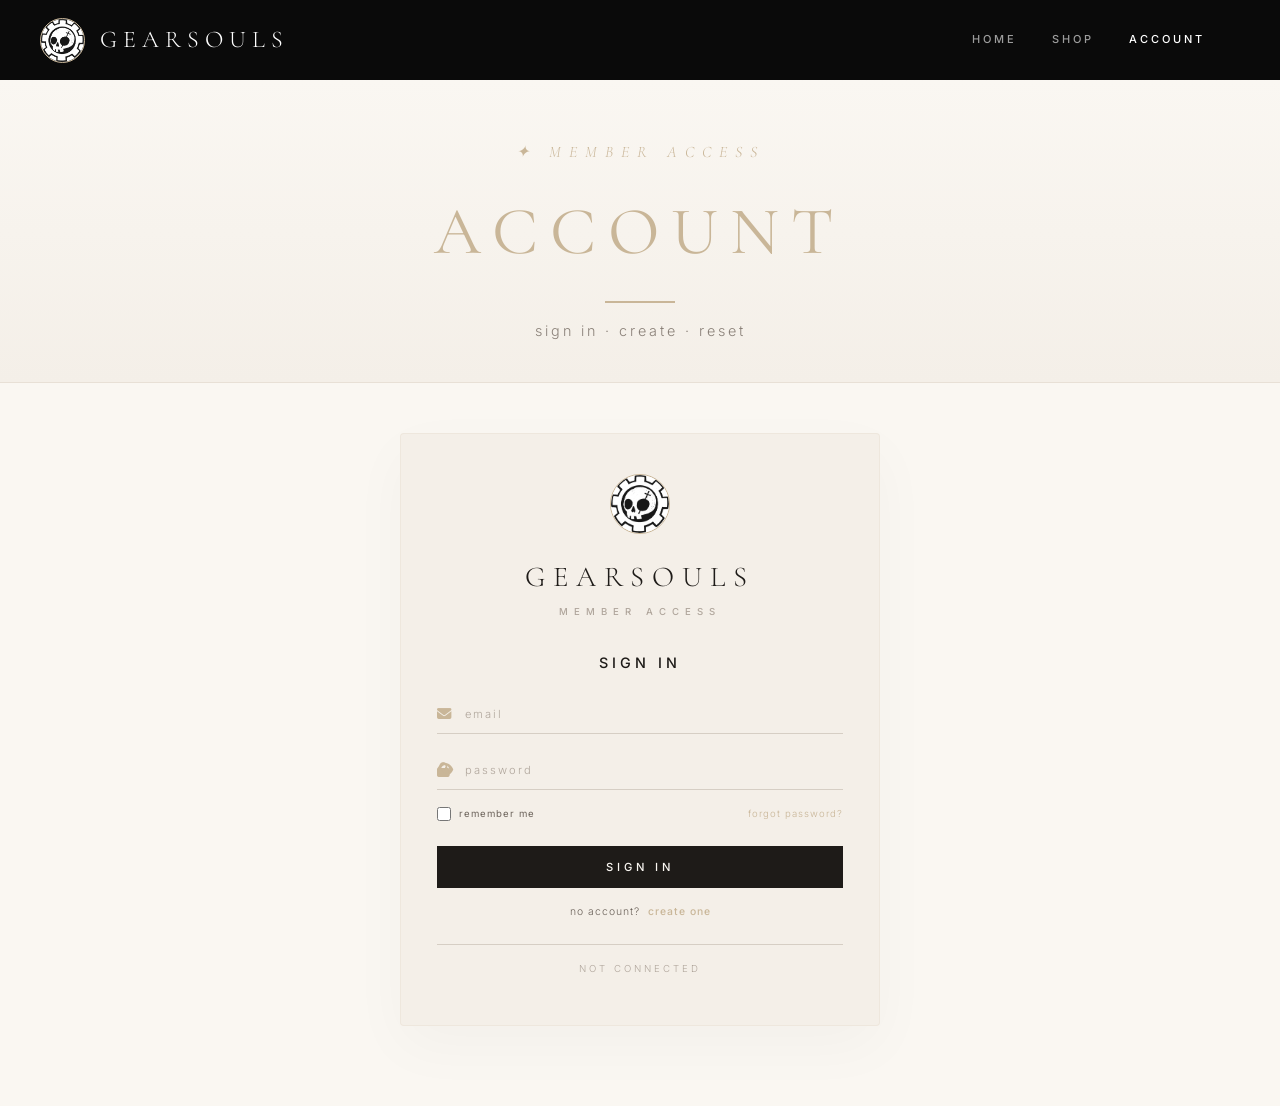
<file: account.html>
<!DOCTYPE html>
<html lang="en">
<head>
  <meta charset="UTF-8" />
  <meta name="viewport" content="width=device-width, initial-scale=1.0, maximum-scale=5.0, user-scalable=yes, viewport-fit=cover"/>
  <title>GEARSOULS · Account</title>
  
  <link rel="stylesheet" href="https://cdnjs.cloudflare.com/ajax/libs/font-awesome/6.4.0/css/all.min.css">
  <link rel="preconnect" href="https://fonts.googleapis.com">
  <link rel="preconnect" href="https://fonts.gstatic.com" crossorigin>
  <link href="https://fonts.googleapis.com/css2?family=Cormorant+Garamond:ital,wght@0,300;0,400;0,500;1,300&family=Inter:opsz,wght@14..32,300;14..32,400;14..32,500;14..32,600;14..32,700&display=swap" rel="stylesheet">
  <link rel="icon" type="image/png" href="/img/0000.jpeg">

<link rel="icon" href="/img/0000.jpeg" type="image/png" sizes="32x32">
<link rel="shortcut icon" href="/img/0000.jpeg">
<link rel="apple-touch-icon" href="/img/0000.jpeg">

<script type="application/ld+json">
{
  "@context": "https://schema.org",
  "@type": "Organization",
  "name": "GearSouls",
  "url": "https://gearsouls.com",
  "logo": "https://gearsouls.com/img/0000.png"
}
</script>
</script>
  <!-- PayPal Cart SDK -->
  <script src="https://www.paypalobjects.com/ncp/cart/cart.js" data-merchant-id="XS3UV3HN5EPSQ"></script>

  <style>
    * { margin: 0; padding: 0; box-sizing: border-box; }
    html { scroll-behavior: smooth; overflow-x: hidden; width: 100%; }
    body { background: #faf7f2; color: #1e1b18; font-family: 'Inter', sans-serif; font-weight: 300; line-height: 1.6; -webkit-font-smoothing: antialiased; min-height: 100vh; display: flex; flex-direction: column; overflow-x: hidden; width: 100%; max-width: 100vw; }
    a { text-decoration: none; color: inherit; }

    /* ==========================================================
       NAVBAR - MATCHES HOME PAGE
    ========================================================== */
    .navbar {
      position: fixed;
      top: 0;
      left: 0;
      width: 100%;
      height: 80px;
      display: flex;
      align-items: center;
      justify-content: space-between;
      padding: 0 40px;
      background: #0a0a0a;
      z-index: 1000;
    }

    .brand {
      display: flex;
      align-items: center;
      text-decoration: none;
    }

    .brand-logo {
      width: 45px;
      height: 45px;
      border-radius: 50%;
      border: 1.5px solid #c9b698;
      object-fit: cover;
    }

    .brand-text {
      color: white;
      margin-left: 15px;
      font-family: 'Cormorant Garamond', serif;
      font-weight: 300;
      font-size: 24px;
      letter-spacing: 6px;
    }

    .nav {
      display: flex;
      gap: 35px;
      align-items: center;
    }

    .nav-link {
      color: white;
      text-decoration: none;
      font-size: 11px;
      letter-spacing: 3px;
      text-transform: uppercase;
      font-weight: 500;
      opacity: 0.6;
      transition: opacity 0.3s ease;
    }

    .nav-link:hover {
      opacity: 1;
    }

    .nav-link.active {
      opacity: 1;
    }

    .cart-wrapper {
      display: flex;
      align-items: center;
      flex-shrink: 0;
    }

    .cart-wrapper paypal-cart-button {
      --paypal-button-color: white;
      --paypal-button-shape: rect;
      --paypal-button-size: small;
    }

    .menu-toggle {
      display: none;
      color: white;
      font-size: 25px;
      cursor: pointer;
      background: none;
      border: none;
    }

    /* ==========================================================
       MOBILE DROPDOWN
    ========================================================== */
    @media (max-width: 768px) {
      .navbar {
        padding: 0 20px;
        height: 70px;
      }

      .brand-logo {
        width: 38px;
        height: 38px;
      }
      .brand-text {
        font-size: 18px;
        letter-spacing: 4px;
        margin-left: 10px;
      }

      .nav {
        position: absolute;
        top: 70px;
        left: 0;
        width: 100%;
        background: #0a0a0a;
        display: flex;
        flex-direction: column;
        align-items: center;
        gap: 25px;
        padding: 30px 0;
        transform: translateY(-200%);
        transition: 0.4s;
        z-index: 999;
      }

      .nav.active {
        transform: translateY(0);
      }

      .nav-link {
        font-size: 1rem;
        opacity: 1;
        padding: 8px 0;
      }

      .cart-wrapper {
        display: none !important;
      }

      .nav .cart-wrapper {
        display: flex !important;
        margin-top: 10px;
        padding-top: 10px;
        border-top: 1px solid rgba(201, 182, 152, 0.15);
        width: 100%;
        justify-content: center;
      }

      .menu-toggle {
        display: block;
      }
    }

    @media (max-width: 480px) {
      .navbar {
        padding: 0 16px;
        height: 60px;
      }
      .brand-logo {
        width: 32px;
        height: 32px;
      }
      .brand-text {
        font-size: 15px;
        letter-spacing: 3px;
        margin-left: 8px;
      }
      .nav {
        top: 60px;
        padding: 20px 0;
        gap: 18px;
      }
      .nav-link {
        font-size: 0.85rem;
      }
      .menu-toggle {
        font-size: 20px;
      }
    }

    /* ==========================================================
       ACCOUNT HERO
    ========================================================== */
    .account-hero { 
      margin-top: 80px; 
      padding: 60px 40px 40px; 
      text-align: center; 
      background: linear-gradient(180deg, #faf7f2 0%, #f4efe8 100%); 
      border-bottom: 1px solid #e8e0d6; 
      max-width: 100vw; 
      overflow-x: hidden; 
    }
    .hero-eyebrow { font-family: 'Cormorant Garamond', serif; font-weight: 300; font-style: italic; font-size: 1rem; letter-spacing: 8px; color: #c9b698; text-transform: uppercase; }
    .hero-title { font-family: 'Cormorant Garamond', serif; font-weight: 300; font-size: 4.2rem; letter-spacing: 12px; color: #1e1b18; margin: 12px 0 6px; }
    .hero-title span { font-weight: 400; color: #c9b698; }
    .hero-divider { width: 70px; height: 2px; background: #c9b698; margin: 16px auto; }
    .hero-sub { font-size: 0.9rem; color: #8a8078; letter-spacing: 3px; font-weight: 300; }
    @media (max-width: 768px) { .account-hero { margin-top: 0; padding: 40px 20px 30px; } .hero-title { font-size: 2.8rem; letter-spacing: 6px; } }
    @media (max-width: 480px) { .hero-title { font-size: 2rem; letter-spacing: 4px; } .hero-eyebrow { font-size: 0.75rem; letter-spacing: 4px; } .hero-sub { font-size: 0.7rem; } }

    /* ==========================================================
       ACCOUNT WRAPPER
    ========================================================== */
    .account-wrapper {
      max-width: 1280px;
      margin: 0 auto;
      padding: 50px 40px 80px;
      flex: 1;
      width: 100%;
      display: flex;
      align-items: flex-start;
      justify-content: center;
      gap: 40px;
      flex-wrap: wrap;
    }

    /* ==========================================================
       AUTH CARD
    ========================================================== */
    .auth-card {
      max-width: 480px;
      width: 100%;
      background: #f4efe8;
      border-radius: 4px;
      padding: 40px 36px 48px;
      box-shadow: 0 20px 60px rgba(0,0,0,0.03);
      border: 1px solid rgba(201, 182, 152, 0.15);
    }

    .auth-header {
      text-align: center;
      margin-bottom: 32px;
    }

    .auth-logo {
      width: 60px;
      height: 60px;
      border-radius: 50%;
      object-fit: cover;
      margin-bottom: 12px;
      border: 1.5px solid #c9b698;
    }

    .auth-title {
      font-family: 'Cormorant Garamond', serif;
      font-weight: 300;
      font-size: 1.8rem;
      letter-spacing: 8px;
      color: #1e1b18;
      margin-bottom: 4px;
    }

    .auth-subtitle {
      font-size: 0.6rem;
      letter-spacing: 6px;
      color: #b0a69c;
      text-transform: uppercase;
      font-weight: 500;
    }

    .auth-form {
      display: none;
    }

    .auth-form.active {
      display: block;
      animation: fadeIn 0.4s ease;
    }

    @keyframes fadeIn {
      from { opacity: 0; transform: translateY(8px); }
      to { opacity: 1; transform: translateY(0); }
    }

    .auth-form h3 {
      font-size: 0.9rem;
      letter-spacing: 4px;
      color: #1e1b18;
      margin-bottom: 20px;
      text-align: center;
      font-weight: 500;
      text-transform: uppercase;
    }

    .input-group {
      position: relative;
      margin-bottom: 16px;
    }

    .input-group i {
      position: absolute;
      left: 0;
      top: 50%;
      transform: translateY(-50%);
      color: #c9b698;
      font-size: 0.9rem;
      z-index: 1;
    }

    .input-group input {
      width: 100%;
      padding: 12px 12px 12px 28px;
      border: none;
      border-bottom: 1px solid #d6cec4;
      font-size: 0.8rem;
      background: transparent;
      transition: all 0.3s ease;
      outline: none;
      color: #1e1b18;
      font-family: 'Inter', sans-serif;
      font-weight: 300;
    }

    .input-group input:focus {
      border-bottom-color: #c9b698;
    }

    .input-group input::placeholder {
      color: #b0a69c;
      font-weight: 300;
      letter-spacing: 2px;
      font-size: 0.7rem;
    }

    .toggle-password {
      position: absolute;
      right: 0;
      top: 50%;
      transform: translateY(-50%);
      cursor: pointer;
      color: #b0a69c;
      font-size: 0.85rem;
    }

    .toggle-password:hover {
      color: #c9b698;
    }

    .form-options {
      display: flex;
      justify-content: space-between;
      align-items: center;
      margin: 16px 0 24px;
      font-size: 0.6rem;
      flex-wrap: wrap;
      gap: 8px;
    }

    .checkbox-container {
      display: flex;
      align-items: center;
      gap: 8px;
      cursor: pointer;
      color: #6b625a;
      font-weight: 400;
      letter-spacing: 1px;
      font-size: 0.6rem;
    }

    .checkbox-container input {
      width: 14px;
      height: 14px;
      cursor: pointer;
      accent-color: #c9b698;
    }

    .forgot-link {
      color: #c9b698;
      text-decoration: none;
      cursor: pointer;
      font-size: 0.6rem;
      letter-spacing: 1px;
      transition: opacity 0.3s;
    }

    .forgot-link:hover {
      opacity: 0.7;
    }

    .auth-btn {
      width: 100%;
      padding: 14px;
      background: #1e1b18;
      border: none;
      color: #faf7f2;
      font-size: 0.7rem;
      letter-spacing: 4px;
      cursor: pointer;
      transition: all 0.3s ease;
      margin-bottom: 16px;
      font-weight: 500;
      text-transform: uppercase;
      font-family: 'Inter', sans-serif;
    }

    .auth-btn:hover {
      background: #c9b698;
      color: #1e1b18;
    }

    .auth-switch {
      text-align: center;
      font-size: 0.65rem;
      color: #6b625a;
      letter-spacing: 1px;
    }

    .switch-link {
      color: #c9b698;
      cursor: pointer;
      margin-left: 4px;
      text-decoration: none;
      font-weight: 500;
      transition: opacity 0.3s;
    }

    .switch-link:hover {
      opacity: 0.7;
    }

    .user-status {
      text-align: center;
      margin-top: 24px;
      padding-top: 16px;
      border-top: 1px solid #d6cec4;
      font-size: 0.6rem;
      letter-spacing: 3px;
      color: #b0a69c;
      text-transform: uppercase;
    }

    .user-status.logged-in {
      color: #2e7d32;
    }

    .user-status .logout-btn {
      background: none;
      border: none;
      color: #c9b698;
      cursor: pointer;
      font-size: 0.6rem;
      letter-spacing: 3px;
      font-family: 'Inter', sans-serif;
      text-transform: uppercase;
      margin-top: 6px;
      transition: opacity 0.3s;
    }

    .user-status .logout-btn:hover {
      opacity: 0.7;
    }

    /* Error states */
    .input-group.error input {
      border-bottom-color: #b13e3e;
    }

    .error-message {
      color: #b13e3e;
      font-size: 0.55rem;
      margin-top: 4px;
      display: block;
      letter-spacing: 0.5px;
    }

    .reset-note {
      text-align: center;
      color: #6b625a;
      margin: 16px 0 24px;
      font-size: 0.7rem;
      line-height: 1.6;
      letter-spacing: 0.5px;
    }

    /* ==========================================================
       RESPONSIVE
    ========================================================== */
    @media (max-width: 768px) {
      .account-wrapper {
        padding: 30px 20px 60px;
      }
      
      .auth-card {
        padding: 30px 20px 36px;
      }
      
      .auth-title {
        font-size: 1.4rem;
        letter-spacing: 5px;
      }
      
      .auth-form h3 {
        font-size: 0.8rem;
        letter-spacing: 3px;
      }
      
      .input-group input {
        font-size: 0.75rem;
        padding: 10px 10px 10px 24px;
      }
      
      .auth-btn {
        padding: 12px;
        font-size: 0.65rem;
        letter-spacing: 3px;
      }
    }

    @media (max-width: 480px) {
      .account-wrapper {
        padding: 20px 12px 40px;
      }
      
      .auth-card {
        padding: 24px 16px 28px;
        border-radius: 2px;
      }
      
      .auth-logo {
        width: 48px;
        height: 48px;
      }
      
      .auth-title {
        font-size: 1.2rem;
        letter-spacing: 4px;
      }
      
      .auth-subtitle {
        font-size: 0.5rem;
        letter-spacing: 4px;
      }
      
      .input-group {
        margin-bottom: 12px;
      }
      
      .input-group input {
        font-size: 0.7rem;
        padding: 8px 8px 8px 20px;
      }
      
      .input-group i {
        font-size: 0.7rem;
      }
      
      .auth-btn {
        padding: 10px;
        font-size: 0.6rem;
        letter-spacing: 2px;
      }
      
      .form-options {
        font-size: 0.5rem;
        margin: 12px 0 18px;
      }
      
      .auth-switch {
        font-size: 0.55rem;
      }
    }

    /* ==========================================================
       NOTIFICATION
    ========================================================== */
    .shop-notification {
      position: fixed;
      bottom: 30px;
      right: 30px;
      background: #1e1b18;
      border: 1px solid #c9b698;
      color: #faf7f2;
      padding: 14px 26px;
      font-size: 0.75rem;
      font-weight: 400;
      letter-spacing: 1.5px;
      transform: translateY(100px);
      opacity: 0;
      transition: all 0.5s cubic-bezier(0.23, 1, 0.32, 1);
      z-index: 9999;
      max-width: 360px;
      backdrop-filter: blur(4px);
    }

    .shop-notification.show {
      transform: translateY(0);
      opacity: 1;
    }

    .shop-notification i {
      margin-right: 10px;
      color: #c9b698;
    }

    @media (max-width: 768px) {
      .shop-notification {
        right: 16px;
        left: 16px;
        max-width: none;
        text-align: center;
        bottom: 20px;
        font-size: 0.65rem;
        padding: 12px 18px;
      }
    }

    /* ==========================================================
       SCROLL TOP
    ========================================================== */
    .scroll-top {
      position: fixed;
      bottom: 30px;
      right: 30px;
      background: rgba(30, 27, 24, 0.9);
      backdrop-filter: blur(6px);
      border: 1px solid rgba(201, 182, 152, 0.3);
      width: 44px;
      height: 44px;
      border-radius: 50%;
      display: flex;
      align-items: center;
      justify-content: center;
      color: #faf7f2;
      font-size: 1.1rem;
      cursor: pointer;
      opacity: 0;
      transition: 0.4s;
      z-index: 999;
    }

    .scroll-top.visible {
      opacity: 1;
    }

    .scroll-top:hover {
      background: #c9b698;
      color: #1e1b18;
    }

    @media (max-width: 480px) {
      .scroll-top {
        width: 36px;
        height: 36px;
        font-size: 0.9rem;
        bottom: 80px;
        right: 16px;
      }
    }
  </style>
</head>
<body>

<!-- ============================================================
   NAVBAR - MATCHES HOME PAGE
============================================================ -->
<header class="navbar">
  <a href="index.html" class="brand" id="brandLink">
    <img src="img/0000.jpeg" class="brand-logo" alt="GearSouls" onerror="this.style.display='none'">
    <span class="brand-text">GEARSOULS</span>
  </a>
  
  <nav class="nav" id="mainNav">
    <a href="index.html" class="nav-link" id="navHome">HOME</a>
    <a href="shop.html" class="nav-link" id="navShop">SHOP</a>
    <a href="account.html" class="nav-link active" id="navAccount">ACCOUNT</a>
    
    <div class="cart-wrapper">
      <paypal-cart-button data-id="pp-view-cart"></paypal-cart-button>
      <script>
        cartPaypal.Cart({ id: "pp-view-cart" });
      </script>
    </div>
  </nav>

  <button class="menu-toggle" id="menuToggle" aria-label="Menu">
    <i class="fas fa-bars"></i>
  </button>
</header>

<!-- ============================================================
   HERO
============================================================ -->
<section class="account-hero" id="account">
  <div class="hero-eyebrow">✦ member access</div>
  <h1 class="hero-title"><span>ACCOUNT</span></h1>
  <div class="hero-divider"></div>
  <p class="hero-sub">sign in · create · reset</p>
</section>

<!-- ============================================================
   ACCOUNT
============================================================ -->
<div class="account-wrapper">
  <div class="auth-card">
    <div class="auth-header">
      <img src="img/0000.jpeg" alt="GearSouls" class="auth-logo" onerror="this.style.display='none'">
      <h1 class="auth-title">GEARSOULS</h1>
      <div class="auth-subtitle">member access</div>
    </div>
    
    <!-- SIGN IN FORM -->
    <div class="auth-form active" id="signinForm">
      <h3>sign in</h3>
      <div class="input-group" id="signinEmailGroup">
        <i class="fas fa-envelope"></i>
        <input type="email" id="signinEmail" placeholder="email" autocomplete="email">
      </div>
      <div class="input-group" id="signinPasswordGroup">
        <i class="fas fa-lock"></i>
        <input type="password" id="signinPassword" placeholder="password" autocomplete="current-password">
        <i class="fas fa-eye toggle-password" data-target="signinPassword"></i>
      </div>
      <div class="form-options">
        <label class="checkbox-container">
          <input type="checkbox" id="rememberMe">
          <span>remember me</span>
        </label>
        <span class="forgot-link" onclick="showForm('reset')">forgot password?</span>
      </div>
      <button class="auth-btn" id="signinBtn" onclick="login()">sign in</button>
      <div class="auth-switch">
        <span>no account?</span>
        <span class="switch-link" onclick="showForm('signup')">create one</span>
      </div>
    </div>
    
    <!-- SIGN UP FORM -->
    <div class="auth-form" id="signupForm">
      <h3>create account</h3>
      <div class="input-group" id="signupNameGroup">
        <i class="fas fa-user"></i>
        <input type="text" id="signupName" placeholder="full name" autocomplete="name">
      </div>
      <div class="input-group" id="signupEmailGroup">
        <i class="fas fa-envelope"></i>
        <input type="email" id="signupEmail" placeholder="email" autocomplete="email">
      </div>
      <div class="input-group" id="signupPasswordGroup">
        <i class="fas fa-lock"></i>
        <input type="password" id="signupPassword" placeholder="password" autocomplete="new-password">
        <i class="fas fa-eye toggle-password" data-target="signupPassword"></i>
      </div>
      <div class="input-group" id="signupConfirmGroup">
        <i class="fas fa-lock"></i>
        <input type="password" id="signupConfirm" placeholder="confirm password">
        <i class="fas fa-eye toggle-password" data-target="signupConfirm"></i>
      </div>
      <div class="form-options">
        <label class="checkbox-container">
          <input type="checkbox" id="acceptTerms">
          <span>accept terms & conditions</span>
        </label>
      </div>
      <button class="auth-btn" id="signupBtn" onclick="signup()">create account</button>
      <div class="auth-switch">
        <span>already have an account?</span>
        <span class="switch-link" onclick="showForm('signin')">sign in</span>
      </div>
    </div>
    
    <!-- RESET PASSWORD FORM -->
    <div class="auth-form" id="resetForm">
      <h3>reset password</h3>
      <div class="input-group" id="resetEmailGroup">
        <i class="fas fa-envelope"></i>
        <input type="email" id="resetEmail" placeholder="email" autocomplete="email">
      </div>
      <p class="reset-note">Enter your email address and we'll send you a link to reset your password.</p>
      <button class="auth-btn" id="resetBtn" onclick="resetPassword()">send reset link</button>
      <div class="auth-switch">
        <span class="switch-link" onclick="showForm('signin')">← back to sign in</span>
      </div>
    </div>
    
    <!-- USER STATUS -->
    <div class="user-status" id="userStatus">
      not connected
    </div>
  </div>
</div>

<!-- ============================================================
   NOTIFICATION
============================================================ -->
<div class="shop-notification" id="shopNotification">
  <i class="fas fa-check"></i>
  <span id="notificationMessage"></span>
</div>

<!-- ============================================================
   SCROLL TOP
============================================================ -->
<div class="scroll-top" id="scrollTop">
  <i class="fas fa-arrow-up"></i>
</div>

<!-- ============================================================
   SCRIPT
============================================================ -->
<script>
(function() {
  'use strict';

  // ============================================================
  // ACCOUNT SYSTEM
  // ============================================================
  const STORAGE_KEY = 'gearsouls_users';
  const CURRENT_USER_KEY = 'gearsouls_current_user';

  // ============================================================
  // NOTIFICATION
  // ============================================================
  const notification = document.getElementById('shopNotification');
  const notifMsg = document.getElementById('notificationMessage');
  let notifTimer;

  function showNotification(message, isError = false) {
    if (!notification || !notifMsg) return;
    notifMsg.textContent = message;
    notification.classList.add('show');
    
    if (isError) {
      notification.style.background = '#b13e3e';
      notification.style.borderColor = '#b13e3e';
      notification.style.color = '#ffffff';
    } else {
      notification.style.background = '#1e1b18';
      notification.style.borderColor = '#c9b698';
      notification.style.color = '#faf7f2';
    }
    
    clearTimeout(notifTimer);
    notifTimer = setTimeout(() => {
      notification.classList.remove('show');
    }, 3000);
  }
  window.showNotification = showNotification;

  // ============================================================
  // HELPERS
  // ============================================================
  function showInputError(inputId, message) {
    const group = document.getElementById(inputId + 'Group');
    if (!group) return;
    group.classList.add('error');
    const existingError = group.querySelector('.error-message');
    if (existingError) existingError.remove();
    
    const errorMsg = document.createElement('div');
    errorMsg.className = 'error-message';
    errorMsg.textContent = message;
    group.appendChild(errorMsg);
    
    setTimeout(() => {
      group.classList.remove('error');
      const msg = group.querySelector('.error-message');
      if (msg) msg.remove();
    }, 3000);
  }

  function clearErrors() {
    document.querySelectorAll('.input-group').forEach(group => {
      group.classList.remove('error');
      const errorMsg = group.querySelector('.error-message');
      if (errorMsg) errorMsg.remove();
    });
  }

  function getUsers() {
    try {
      const users = localStorage.getItem(STORAGE_KEY);
      return users ? JSON.parse(users) : [];
    } catch {
      return [];
    }
  }

  function saveUsers(users) {
    localStorage.setItem(STORAGE_KEY, JSON.stringify(users));
  }

  function getCurrentUser() {
    try {
      const user = localStorage.getItem(CURRENT_USER_KEY);
      return user ? JSON.parse(user) : null;
    } catch {
      return null;
    }
  }

  function setCurrentUser(user) {
    if (user) {
      localStorage.setItem(CURRENT_USER_KEY, JSON.stringify(user));
    } else {
      localStorage.removeItem(CURRENT_USER_KEY);
    }
  }

  function updateUserStatus() {
    const statusDiv = document.getElementById('userStatus');
    const currentUser = getCurrentUser();
    
    if (statusDiv) {
      if (currentUser) {
        statusDiv.innerHTML = `
          welcome back, ${currentUser.name.toUpperCase()}
          <br>
          <button class="logout-btn" onclick="logout()">sign out</button>
        `;
        statusDiv.classList.add('logged-in');
      } else {
        statusDiv.innerHTML = 'not connected';
        statusDiv.classList.remove('logged-in');
      }
    }
  }

  // ============================================================
  // AUTH FUNCTIONS
  // ============================================================
  window.login = function() {
    const email = document.getElementById('signinEmail').value.trim();
    const password = document.getElementById('signinPassword').value;
    
    clearErrors();
    
    if (!email) {
      showInputError('signinEmail', 'Email is required');
      return;
    }
    if (!password) {
      showInputError('signinPassword', 'Password is required');
      return;
    }
    
    const users = getUsers();
    const user = users.find(u => u.email === email && u.password === password);
    
    if (user) {
      setCurrentUser(user);
      updateUserStatus();
      showNotification(`Welcome back, ${user.name}!`);
      
      document.getElementById('signinEmail').value = '';
      document.getElementById('signinPassword').value = '';
    } else {
      showNotification('Invalid email or password', true);
    }
  };

  window.signup = function() {
    const name = document.getElementById('signupName').value.trim();
    const email = document.getElementById('signupEmail').value.trim();
    const password = document.getElementById('signupPassword').value;
    const confirm = document.getElementById('signupConfirm').value;
    const acceptTerms = document.getElementById('acceptTerms').checked;
    
    clearErrors();
    let hasError = false;
    
    if (!name) {
      showInputError('signupName', 'Name is required');
      hasError = true;
    } else if (name.length < 2) {
      showInputError('signupName', 'Name must be at least 2 characters');
      hasError = true;
    }
    
    if (!email) {
      showInputError('signupEmail', 'Email is required');
      hasError = true;
    } else if (!email.includes('@') || !email.includes('.')) {
      showInputError('signupEmail', 'Enter a valid email address');
      hasError = true;
    }
    
    if (!password) {
      showInputError('signupPassword', 'Password is required');
      hasError = true;
    } else if (password.length < 6) {
      showInputError('signupPassword', 'Password must be at least 6 characters');
      hasError = true;
    }
    
    if (password !== confirm) {
      showInputError('signupConfirm', 'Passwords do not match');
      hasError = true;
    }
    
    if (!acceptTerms) {
      showNotification('Please accept the terms and conditions', true);
      hasError = true;
    }
    
    if (hasError) return;
    
    const users = getUsers();
    const existingUser = users.find(u => u.email === email);
    
    if (existingUser) {
      showInputError('signupEmail', 'Email already registered');
      return;
    }
    
    const newUser = {
      id: Date.now(),
      name: name,
      email: email,
      password: password,
      createdAt: new Date().toISOString()
    };
    
    users.push(newUser);
    saveUsers(users);
    
    showNotification('Account created successfully! Please sign in.');
    
    document.getElementById('signupName').value = '';
    document.getElementById('signupEmail').value = '';
    document.getElementById('signupPassword').value = '';
    document.getElementById('signupConfirm').value = '';
    document.getElementById('acceptTerms').checked = false;
    
    window.showForm('signin');
  };

  window.resetPassword = function() {
    const email = document.getElementById('resetEmail').value.trim();
    
    clearErrors();
    
    if (!email) {
      showInputError('resetEmail', 'Email is required');
      return;
    }
    
    const users = getUsers();
    const userExists = users.some(u => u.email === email);
    
    if (userExists) {
      showNotification(`Password reset link sent to ${email}`);
      document.getElementById('resetEmail').value = '';
      
      setTimeout(() => {
        window.showForm('signin');
      }, 2000);
    } else {
      showNotification('Email not found in our records', true);
    }
  };

  window.logout = function() {
    setCurrentUser(null);
    updateUserStatus();
    showNotification('You have been logged out');
  };

  window.showForm = function(formType) {
    const signinForm = document.getElementById('signinForm');
    const signupForm = document.getElementById('signupForm');
    const resetForm = document.getElementById('resetForm');
    
    if (signinForm) signinForm.classList.remove('active');
    if (signupForm) signupForm.classList.remove('active');
    if (resetForm) resetForm.classList.remove('active');
    
    if (formType === 'signin') {
      if (signinForm) signinForm.classList.add('active');
      clearErrors();
    } else if (formType === 'signup') {
      if (signupForm) signupForm.classList.add('active');
      clearErrors();
    } else if (formType === 'reset') {
      if (resetForm) resetForm.classList.add('active');
      clearErrors();
    }
  };

  // ============================================================
  // PASSWORD TOGGLES
  // ============================================================
  function setupPasswordToggles() {
    document.querySelectorAll('.toggle-password').forEach(btn => {
      btn.addEventListener('click', function() {
        const targetId = this.getAttribute('data-target');
        const passwordInput = document.getElementById(targetId);
        if (!passwordInput) return;
        
        const type = passwordInput.getAttribute('type') === 'password' ? 'text' : 'password';
        passwordInput.setAttribute('type', type);
        
        if (type === 'text') {
          this.classList.remove('fa-eye');
          this.classList.add('fa-eye-slash');
        } else {
          this.classList.remove('fa-eye-slash');
          this.classList.add('fa-eye');
        }
      });
    });
  }

  // ============================================================
  // ENTER KEY SUBMIT
  // ============================================================
  function setupEnterKeySubmit() {
    document.querySelectorAll('.auth-form input').forEach(input => {
      input.addEventListener('keypress', (e) => {
        if (e.key === 'Enter') {
          e.preventDefault();
          const activeForm = document.querySelector('.auth-form.active');
          if (activeForm) {
            if (activeForm.id === 'signinForm') {
              window.login();
            } else if (activeForm.id === 'signupForm') {
              window.signup();
            } else if (activeForm.id === 'resetForm') {
              window.resetPassword();
            }
          }
        }
      });
    });
  }

  // ============================================================
  // MOBILE MENU
  // ============================================================
  function setupMobileMenu() {
    const menuToggle = document.getElementById('menuToggle');
    const mainNav = document.getElementById('mainNav');
    const body = document.body;
    
    if (menuToggle && mainNav) {
      const icon = menuToggle.querySelector('i');
      
      menuToggle.addEventListener('click', function(e) {
        e.stopPropagation();
        mainNav.classList.toggle('active');
        body.classList.toggle('menu-open');
        if (mainNav.classList.contains('active')) {
          icon.classList.remove('fa-bars');
          icon.classList.add('fa-times');
        } else {
          icon.classList.remove('fa-times');
          icon.classList.add('fa-bars');
        }
      });

      document.querySelectorAll('.nav-link').forEach(link => {
        link.addEventListener('click', function() {
          mainNav.classList.remove('active');
          body.classList.remove('menu-open');
          icon.classList.remove('fa-times');
          icon.classList.add('fa-bars');
        });
      });

      document.addEventListener('click', function(e) {
        if (mainNav.classList.contains('active') && 
            !mainNav.contains(e.target) && 
            !menuToggle.contains(e.target)) {
          mainNav.classList.remove('active');
          body.classList.remove('menu-open');
          icon.classList.remove('fa-times');
          icon.classList.add('fa-bars');
        }
      });
    }
  }

  // ============================================================
  // SCROLL TOP
  // ============================================================
  function setupScrollTop() {
    const scrollBtn = document.getElementById('scrollTop');
    window.addEventListener('scroll', () => {
      if (scrollBtn) scrollBtn.classList.toggle('visible', window.scrollY > 350);
    });
    scrollBtn?.addEventListener('click', () => window.scrollTo({ top: 0, behavior: 'smooth' }));
  }

  // ============================================================
  // BRAND LINK
  // ============================================================
  document.getElementById('brandLink')?.addEventListener('click', function(e) {
    e.preventDefault();
    showNotification('Returning to home …');
    setTimeout(() => {
      window.location.href = 'index.html';
    }, 400);
  });

  // ============================================================
  // INIT
  // ============================================================
  document.addEventListener('DOMContentLoaded', function() {
    setupPasswordToggles();
    setupMobileMenu();
    setupScrollTop();
    setupEnterKeySubmit();
    updateUserStatus();
    console.log('✦ GEARSOULS · Account Page Ready');
  });

})();
</script>

</body>
</html>
</file>
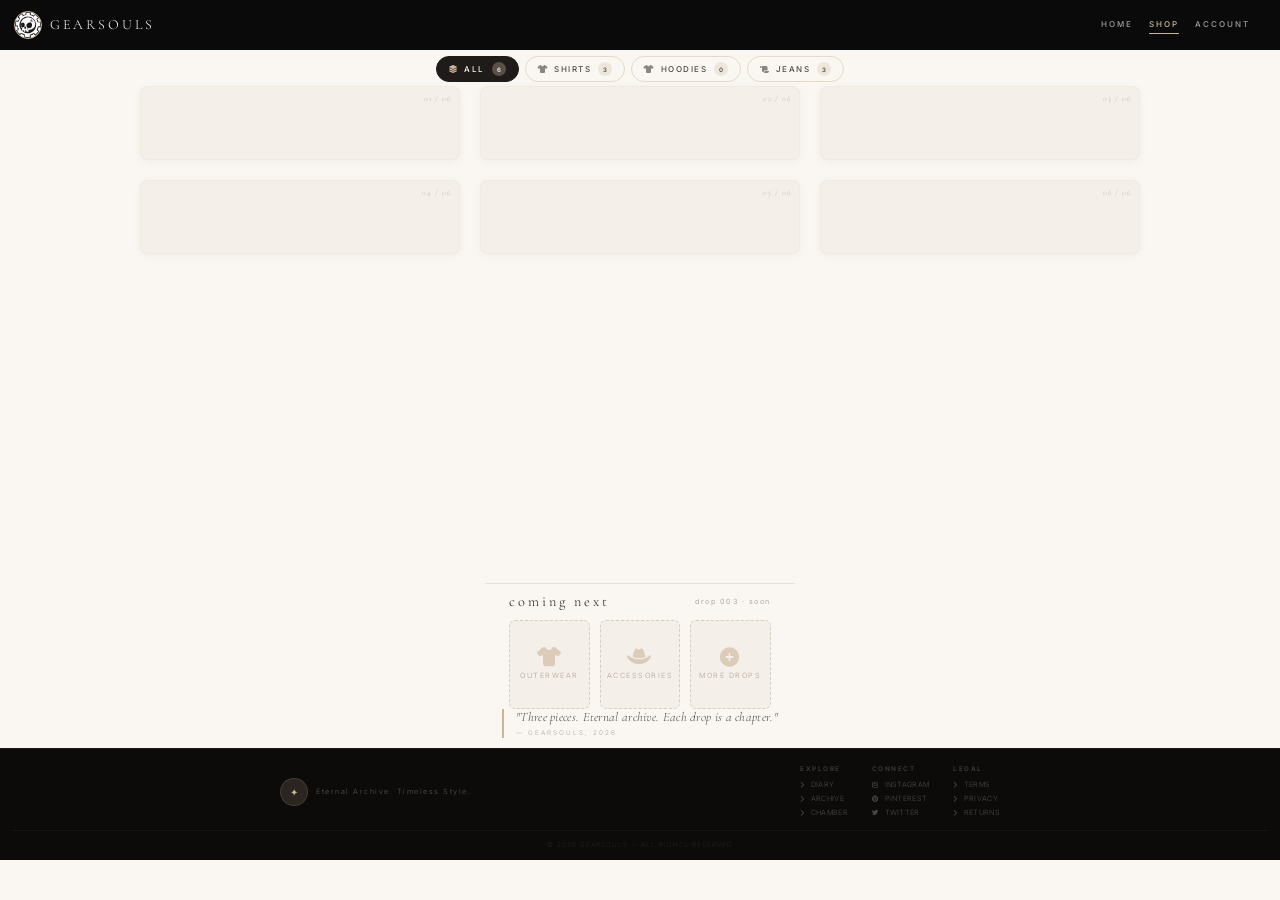
<file: shop.html>
<!DOCTYPE html>
<html lang="en">
<head>
  <meta charset="UTF-8" />
  <meta name="viewport" content="width=device-width, initial-scale=1.0, maximum-scale=5.0, user-scalable=yes, viewport-fit=cover"/>
  <title>GEARSOULS · Drop 002</title>
  
  <link rel="stylesheet" href="https://cdnjs.cloudflare.com/ajax/libs/font-awesome/6.4.0/css/all.min.css">
  <link rel="preconnect" href="https://fonts.googleapis.com">
  <link rel="preconnect" href="https://fonts.gstatic.com" crossorigin>
  <link href="https://fonts.googleapis.com/css2?family=Cormorant+Garamond:ital,wght@0,300;0,400;0,500;1,300&family=Inter:opsz,wght@14..32,300;14..32,400;14..32,500;14..32,600;14..32,700&display=swap" rel="stylesheet">
  <link rel="icon" type="image/png" href="/img/0000.jpeg">
  <link rel="shortcut icon" href="/img/0000.jpeg">
  <link rel="apple-touch-icon" href="/img/0000.jpeg">

  <script type="application/ld+json">
  {
    "@context": "https://schema.org",
    "@type": "Organization",
    "name": "GearSouls",
    "url": "https://gearsouls.com",
    "logo": "https://gearsouls.com/img/0000.png"
  }
  </script>
  <!-- PayPal Cart SDK -->
  <script src="https://www.paypalobjects.com/ncp/cart/cart.js" data-merchant-id="XS3UV3HN5EPSQ"></script>

  <style>
    * { margin: 0; padding: 0; box-sizing: border-box; }
    html { scroll-behavior: smooth; overflow-x: hidden; width: 100%; }
    body { 
      background: #faf7f2; 
      color: #1e1b18; 
      font-family: 'Inter', sans-serif; 
      font-weight: 300; 
      line-height: 1.4; 
      -webkit-font-smoothing: antialiased; 
      min-height: 100vh; 
      display: flex; 
      flex-direction: column; 
      overflow-x: hidden; 
      width: 100%; 
      max-width: 100vw; 
      /* Reduced padding-bottom to give more room */
      padding-bottom: 40px; 
    }
    a { text-decoration: none; color: inherit; }

    /* ==========================================================
       KEYFRAME ANIMATIONS
    ========================================================== */
    @keyframes fadeInDown { from { opacity: 0; transform: translateY(-30px); } to { opacity: 1; transform: translateY(0); } }
    @keyframes fadeInUp { from { opacity: 0; transform: translateY(30px); } to { opacity: 1; transform: translateY(0); } }
    @keyframes fadeIn { from { opacity: 0; } to { opacity: 1; } }
    @keyframes pulseGlow { 0%, 100% { box-shadow: 0 0 0 0 rgba(201, 182, 152, 0.5); } 50% { box-shadow: 0 0 0 8px rgba(201, 182, 152, 0); } }
    @keyframes spinSlow { from { transform: rotate(0deg); } to { transform: rotate(360deg); } }
    @keyframes bounceIn { 0% { opacity: 0; transform: scale(0.6); } 60% { opacity: 1; transform: scale(1.05); } 100% { opacity: 1; transform: scale(1); } }
    @keyframes cartBounce { 0%, 100% { transform: translateX(-50%) translateY(0); } 50% { transform: translateX(-50%) translateY(-4px); } }
    @keyframes pillPop { 0% { transform: scale(1); } 50% { transform: scale(1.06); } 100% { transform: scale(1); } }
    @keyframes arrowPulse { 0%, 100% { opacity: 0.4; transform: translateX(0); } 50% { opacity: 1; transform: translateX(4px); } }

    /* ==========================================================
       NAVBAR
    ========================================================== */
    .navbar {
      position: fixed; top: 0; left: 0; width: 100%; height: 50px;
      display: flex; align-items: center; justify-content: space-between;
      padding: 0 14px; background: #0a0a0a; z-index: 1000;
      animation: fadeInDown 0.8s cubic-bezier(0.23, 1, 0.32, 1) both;
    }
    .brand { display: flex; align-items: center; text-decoration: none; transition: transform 0.3s ease; }
    .brand:hover { transform: scale(1.04); }
    .brand-logo { width: 28px; height: 28px; border-radius: 50%; border: 1.5px solid #c9b698; object-fit: cover; transition: transform 0.6s cubic-bezier(0.23, 1, 0.32, 1), border-color 0.3s ease; }
    .brand:hover .brand-logo { transform: rotate(360deg); border-color: #faf7f2; }
    .brand-text { color: white; margin-left: 8px; font-family: 'Cormorant Garamond', serif; font-weight: 300; font-size: 14px; letter-spacing: 3px; transition: letter-spacing 0.4s ease, color 0.3s ease; }
    .brand:hover .brand-text { letter-spacing: 4.5px; color: #c9b698; }
    .nav { display: flex; gap: 16px; align-items: center; }
    .nav-link { color: white; text-decoration: none; font-size: 8px; letter-spacing: 2px; text-transform: uppercase; font-weight: 500; opacity: 0.6; transition: opacity 0.3s ease, letter-spacing 0.3s ease, color 0.3s ease; position: relative; }
    .nav-link::after { content: ''; position: absolute; bottom: -3px; left: 0; width: 0; height: 1px; background: #c9b698; transition: width 0.35s cubic-bezier(0.23, 1, 0.32, 1); }
    .nav-link:hover, .nav-link.active { opacity: 1; color: #c9b698; }
    .nav-link:hover::after, .nav-link.active::after { width: 100%; }
    .cart-wrapper { display: flex; align-items: center; flex-shrink: 0; animation: pulseGlow 2.5s ease-in-out infinite; border-radius: 6px; }
    .cart-wrapper paypal-cart-button { --paypal-button-color: white; --paypal-button-shape: rect; --paypal-button-size: small; }
    .menu-toggle { display: none; color: white; font-size: 18px; cursor: pointer; background: none; border: none; transition: transform 0.3s ease, color 0.3s ease; }
    .menu-toggle:hover { transform: rotate(90deg); color: #c9b698; }

    @media (max-width: 768px) {
      .navbar { height: 44px; padding: 0 10px; }
      .brand-logo { width: 24px; height: 24px; }
      .brand-text { font-size: 12px; letter-spacing: 2px; margin-left: 6px; }
      .nav { position: absolute; top: 44px; left: 0; width: 100%; background: #0a0a0a; display: flex; flex-direction: column; align-items: center; gap: 14px; padding: 16px 0; transform: translateY(-200%); transition: 0.4s; z-index: 999; }
      .nav.active { transform: translateY(0); }
      .nav-link { font-size: 0.7rem; opacity: 1; padding: 4px 0; }
      .cart-wrapper { display: none !important; }
      .nav .cart-wrapper { display: flex !important; margin-top: 6px; padding-top: 6px; border-top: 1px solid rgba(201, 182, 152, 0.15); width: 100%; justify-content: center; }
      .menu-toggle { display: block; }
    }
    @media (max-width: 480px) {
      .navbar { height: 40px; padding: 0 8px; }
      .brand-logo { width: 20px; height: 20px; }
      .brand-text { font-size: 10px; letter-spacing: 1.5px; margin-left: 4px; }
      .nav { top: 40px; padding: 12px 0; gap: 10px; }
      .nav-link { font-size: 0.6rem; }
      .menu-toggle { font-size: 15px; }
    }

    /* ==========================================================
       DROP MARKER + CATEGORY FILTER NAV
       (Reduced top margin/padding to pull content up)
    ========================================================== */
    .drop-marker {
      text-align: center; 
      margin-top: 44px;  /* was 50px */
      padding-top: 6px;   /* was 14px */
      font-family: 'Cormorant Garamond', serif;
      font-size: 0.7rem; letter-spacing: 4px; text-transform: uppercase;
      color: #b0a69c; font-weight: 400;
      animation: fadeIn 1s ease 0.35s both;
    }
    .drop-marker span { color: #c9b698; }

    .category-nav { 
      display: flex; justify-content: center; align-items: center; 
      gap: 6px; padding: 6px 12px 2px;  /* top reduced from 8 to 6 */
      max-width: 100%; margin: 0 auto; flex-wrap: wrap; 
      animation: fadeIn 1s ease 0.4s both; 
    }
    .category-nav .cat-btn { 
      background: transparent; border: 1.5px solid rgba(201, 182, 152, 0.45); 
      color: #4f4943; padding: 4px 12px; 
      font-family: 'Inter', sans-serif; font-size: 0.5rem; letter-spacing: 1.5px; font-weight: 500; 
      text-transform: uppercase; border-radius: 40px; cursor: pointer; 
      transition: all 0.35s cubic-bezier(0.23, 1, 0.32, 1); 
      min-height: 26px; display: flex; align-items: center; gap: 5px; 
    }
    .category-nav .cat-btn i { font-size: 0.5rem; opacity: 0.65; transition: opacity 0.3s ease; }
    .category-nav .cat-btn .cat-count {
      display: inline-flex; align-items: center; justify-content: center;
      min-width: 14px; height: 14px; padding: 0 4px;
      background: rgba(201, 182, 152, 0.25); color: #4f4943;
      font-size: 0.38rem; font-weight: 600; border-radius: 20px;
      margin-left: 2px; transition: all 0.3s ease; letter-spacing: 0;
    }
    .category-nav .cat-btn:hover { border-color: #1e1b18; color: #1e1b18; transform: translateY(-2px); }
    .category-nav .cat-btn.active { background: #1e1b18; border-color: #1e1b18; color: #faf7f2; animation: pillPop 0.35s cubic-bezier(0.23, 1, 0.32, 1); }
    .category-nav .cat-btn.active i { color: #c9b698; opacity: 1; }
    .category-nav .cat-btn.active .cat-count { background: rgba(201, 182, 152, 0.35); color: #faf7f2; }
    .product-card.filtered-out { display: none !important; }

    /* Sticky category nav on scroll (desktop only) */
    .category-nav.sticky {
      position: sticky; top: 50px; z-index: 900;
      background: rgba(250, 247, 242, 0.92);
      backdrop-filter: blur(8px); -webkit-backdrop-filter: blur(8px);
      padding-top: 8px; padding-bottom: 6px;
      box-shadow: 0 6px 18px -14px rgba(0,0,0,0.25);
      border-bottom: 1px solid rgba(201, 182, 152, 0.12);
    }

    @media (max-width: 768px) {
      .drop-marker { 
        margin-top: 42px;  /* was 44px */
        font-size: 0.6rem; letter-spacing: 3px; 
        padding-top: 4px;  /* was 10px */
      }
      .category-nav { padding: 4px 8px 2px; gap: 4px; }  /* top reduced from 8 to 4 */
      .category-nav .cat-btn { padding: 4px 10px; font-size: 0.45rem; min-height: 24px; }
      .category-nav .cat-btn .cat-count { font-size: 0.34rem; min-width: 12px; height: 12px; padding: 0 3px; }
      .category-nav.sticky { top: 44px; }
    }
    @media (max-width: 480px) {
      .drop-marker { 
        margin-top: 38px;  /* was 40px */
        font-size: 0.55rem; letter-spacing: 2.5px; 
      }
      .category-nav { padding: 4px 6px 2px; }  /* top reduced from 6 to 4 */
      .category-nav .cat-btn { padding: 3px 8px; font-size: 0.4rem; min-height: 22px; gap: 3px; }
      .category-nav .cat-btn i { font-size: 0.4rem; }
      .category-nav.sticky { top: 40px; }
    }

    /* ==========================================================
       PRODUCT SHOWCASE
       (Reduced top padding so cards sit higher)
    ========================================================== */
    .product-showcase { 
      max-width: 100%; 
      margin: 0 auto; 
      padding: 2px 8px 16px;  /* top reduced from 4 to 2 */
      flex: 1; width: 100%; position: relative; 
    }
    
    .product-grid { 
      display: flex; flex-direction: row; gap: 10px; 
      max-width: 100%; margin: 0 auto; 
      overflow-x: auto; overflow-y: visible; 
      padding-bottom: 6px; 
      padding-left: 11vw;
      padding-right: 11vw;
      scroll-padding-left: 11vw;
      scroll-snap-type: x mandatory; -webkit-overflow-scrolling: touch; 
      scrollbar-width: none;
    }
    .product-grid::-webkit-scrollbar { display: none; }
    
    .product-card { 
      background: #f4efe8; border-radius: 8px; overflow: hidden; 
      box-shadow: 0 2px 10px rgba(0,0,0,0.04); 
      display: flex; flex-direction: column; 
      padding: 10px 8px 6px;  /* top reduced from 12 to 10 */
      border: 1px solid rgba(201, 182, 152, 0.10); 
      flex: 0 0 78vw; max-width: 280px; 
      scroll-snap-align: center; opacity: 0;
      animation: fadeInUp 0.8s cubic-bezier(0.23, 1, 0.32, 1) both;
      transition: transform 0.4s cubic-bezier(0.23, 1, 0.32, 1), box-shadow 0.4s ease, border-color 0.4s ease;
      position: relative;
    }
    /* Top accent line on hover */
    .product-card::after {
      content: ''; position: absolute; top: 0; left: 50%; transform: translateX(-50%);
      width: 0; height: 2px; background: linear-gradient(90deg, transparent, #c9b698, transparent);
      transition: width 0.5s cubic-bezier(0.23, 1, 0.32, 1);
    }
    .product-card:hover::after { width: 80%; }
    /* Shine sweep */
    .product-card::before { 
      content: ''; position: absolute; top: 0; left: -100%; width: 100%; height: 100%; 
      background: linear-gradient(120deg, transparent 30%, rgba(201, 182, 152, 0.18) 50%, transparent 70%); 
      transition: left 0.8s ease; pointer-events: none; 
    }
    .product-card:hover::before { left: 100%; }
    
    .product-card:nth-child(1) { animation-delay: 0.35s; }
    .product-card:nth-child(2) { animation-delay: 0.45s; }
    .product-card:nth-child(3) { animation-delay: 0.55s; }
    .product-card:nth-child(4) { animation-delay: 0.65s; }
    .product-card:nth-child(5) { animation-delay: 0.75s; }
    .product-card:nth-child(6) { animation-delay: 0.85s; }

    .product-card:hover { transform: translateY(-4px); box-shadow: 0 12px 28px rgba(0,0,0,0.08); border-color: rgba(201, 182, 152, 0.4); }
    .product-card:active { transform: scale(0.98); }

    /* Card index marker (archive feel) */
    .card-index {
      position: absolute; top: 6px; right: 8px; z-index: 2;
      font-family: 'Cormorant Garamond', serif;
      font-size: 0.52rem; letter-spacing: 1px; font-style: italic;
      color: #b0a69c; opacity: 0.7; transition: color 0.3s ease, opacity 0.3s ease;
      pointer-events: none;
    }
    .product-card:hover .card-index { color: #c9b698; opacity: 1; }

    .purchase-area { width: 100%; margin-top: 6px; padding-top: 0; border-top: none; display: flex; flex-direction: column; gap: 2px; }
    .paypal-add-wrapper { width: 100%; min-height: 34px; transition: transform 0.3s ease; }
    .product-card:hover .paypal-add-wrapper { transform: scale(1.02); }
    
    .paypal-add-wrapper paypal-add-to-cart-button { 
      --paypal-button-color: black; 
      --paypal-button-shape: rect; 
      --paypal-button-size: small; 
      --paypal-button-width: 100%; 
      --paypal-button-height: 34px; 
    }

    /* Swipe affordance arrow */
    .swipe-hint {
      position: absolute; top: 50%; right: 4px; transform: translateY(-50%);
      color: #c9b698; font-size: 1rem; pointer-events: none;
      animation: arrowPulse 2.2s ease-in-out infinite;
      display: none;
    }

    @media (max-width: 768px) {
      .product-showcase { padding: 0px 6px 10px; }  /* top reduced from 2 to 0 */
      .product-card { flex: 0 0 78vw; padding: 10px 6px 4px; }  /* top reduced from 12 to 10 */
      .paypal-add-wrapper { min-height: 28px; margin-top: 0; }
      .paypal-add-wrapper paypal-add-to-cart-button { --paypal-button-height: 28px; }
      .product-card iframe { height: 100% !important; }
      .swipe-hint { display: block; }
    }

    @media (min-width: 600px) {
      .product-grid { justify-content: center; gap: 14px; flex-wrap: wrap; overflow-x: visible; padding-bottom: 0; padding-left: 0; padding-right: 0; scroll-padding-left: 0; }
      .product-card { flex: 0 0 calc(50% - 14px); max-width: 340px; padding: 14px 10px 8px; }
      .paypal-add-wrapper { min-height: 38px; }
      .paypal-add-wrapper paypal-add-to-cart-button { --paypal-button-height: 38px; }
      .swipe-hint { display: none; }
    }

    @media (min-width: 1024px) {
      .product-grid { gap: 20px; max-width: 1200px; }
      .product-card { flex: 0 0 calc(33.333% - 20px); max-width: 320px; padding: 16px 14px 12px; }
    }

    /* Empty state */
    .empty-state {
      display: none; flex-direction: column; align-items: center; justify-content: center;
      padding: 40px 20px; text-align: center; color: #b0a69c;
      animation: fadeIn 0.5s ease;
    }
    .empty-state.show { display: flex; }
    .empty-state i { font-size: 1.5rem; color: #c9b698; margin-bottom: 10px; opacity: 0.7; }
    .empty-state p { font-family: 'Cormorant Garamond', serif; font-size: 0.9rem; font-style: italic; letter-spacing: 0.5px; }
    .empty-state span { font-family: 'Inter', sans-serif; font-size: 0.45rem; letter-spacing: 2px; text-transform: uppercase; margin-top: 6px; opacity: 0.7; }

    /* ==========================================================
       FUTURE PRODUCTS
    ========================================================== */
    .future-products { margin-top: 8px; padding-top: 8px; border-top: 1px solid #e8e0d6; max-width: 480px; margin-left: auto; margin-right: auto; padding-left: 16px; padding-right: 16px; }
    .future-header { display: flex; justify-content: space-between; align-items: center; margin-bottom: 8px; flex-wrap: wrap; gap: 4px; }
    .future-header h3 { font-family: 'Cormorant Garamond', serif; font-weight: 300; font-size: 0.9rem; letter-spacing: 3px; color: #1e1b18; }
    .future-header span { font-size: 0.45rem; color: #b0a69c; letter-spacing: 1.5px; font-weight: 400; }
    .future-grid { display: grid; grid-template-columns: repeat(3, 1fr); gap: 8px; }
    .future-placeholder { background: #f4efe8; aspect-ratio: 1 / 1.1; display: flex; flex-direction: column; align-items: center; justify-content: center; color: #b0a69c; font-size: 0.4rem; letter-spacing: 1.5px; text-transform: uppercase; border: 1px dashed #d6cec4; transition: all 0.4s cubic-bezier(0.23, 1, 0.32, 1); padding: 6px; text-align: center; border-radius: 6px; opacity: 0; animation: fadeInUp 0.7s cubic-bezier(0.23, 1, 0.32, 1) both; }
    .future-placeholder:nth-child(1) { animation-delay: 0.7s; }
    .future-placeholder:nth-child(2) { animation-delay: 0.85s; }
    .future-placeholder:nth-child(3) { animation-delay: 1.0s; }
    .future-placeholder i { font-size: 1.0rem; color: #c9b698; margin-bottom: 4px; opacity: 0.6; transition: transform 0.4s ease, opacity 0.3s ease; }
    .future-placeholder:hover { background: #ede7df; border-color: #c9b698; transform: translateY(-4px) scale(1.03); }
    .future-placeholder:hover i { transform: scale(1.25) rotate(-8deg); opacity: 1; }
    .future-placeholder:active { background: #ede7df; border-color: #c9b698; }
    @media (min-width: 600px) { .future-products { max-width: 720px; padding-left: 24px; padding-right: 24px; } .future-grid { gap: 10px; } .future-placeholder { font-size: 0.45rem; } .future-placeholder i { font-size: 1.2rem; } }

    /* ==========================================================
       BRAND NOTE & FOOTER & NOTIFICATIONS
    ========================================================== */
    .brand-note { max-width: 480px; margin: 0 auto 10px; padding: 0 16px; display: flex; justify-content: center; width: 100%; animation: fadeIn 1.2s ease 1.1s both; }
    .note-block { border-left: 2px solid #c9b698; padding-left: 12px; max-width: 100%; transition: border-color 0.3s ease, padding-left 0.3s ease; }
    .note-block:hover { border-color: #1e1b18; padding-left: 18px; }
    .note-block p { font-family: 'Cormorant Garamond', serif; font-size: 0.7rem; font-weight: 300; font-style: italic; color: #4f4943; letter-spacing: 0.3px; line-height: 1.4; }
    .note-block .attribution { font-family: 'Inter', sans-serif; font-size: 0.4rem; letter-spacing: 2px; text-transform: uppercase; color: #b0a69c; margin-top: 2px; font-style: normal; }
    @media (min-width: 600px) { .brand-note { max-width: 720px; padding: 0 24px; } .note-block p { font-size: 0.8rem; } }

    .footer-modern { background: #0d0b09; border-top: 1px solid rgba(201, 182, 152, 0.08); padding: 16px 12px 10px; margin-top: auto; width: 100%; animation: fadeIn 1s ease 0.8s both; }
    .footer-content { max-width: 480px; margin: 0 auto; display: flex; flex-direction: column; align-items: center; gap: 12px; }
    .footer-brand { display: flex; align-items: center; gap: 8px; }
    .footer-brand .brand-logo-small { width: 28px; height: 28px; border-radius: 50%; border: 1.5px solid rgba(201, 182, 152, 0.15); display: flex; align-items: center; justify-content: center; font-size: 10px; color: #c9b698; background: #2a2520; transition: transform 0.5s ease, border-color 0.3s ease; }
    .footer-brand:hover .brand-logo-small { transform: rotate(360deg); border-color: #c9b698; }
    .footer-brand p { font-size: 0.45rem; color: rgba(255,255,255,0.3); letter-spacing: 1.5px; font-weight: 300; }
    .footer-links { display: flex; gap: 16px; flex-wrap: wrap; justify-content: center; width: 100%; }
    .footer-col h4 { font-size: 0.4rem; letter-spacing: 1.5px; text-transform: uppercase; color: rgba(255,255,255,0.2); font-weight: 600; margin-bottom: 4px; text-align: center; }
    .footer-col a { display: block; font-size: 0.45rem; color: rgba(255,255,255,0.25); padding: 2px 0; transition: color 0.3s ease, transform 0.3s ease, letter-spacing 0.3s ease; font-weight: 300; letter-spacing: 0.3px; text-align: center; cursor: pointer; }
    .footer-col a:hover { color: #c9b698; transform: translateX(4px); letter-spacing: 0.8px; }
    .footer-col a:active { color: #c9b698; }
    .footer-col a i { margin-right: 4px; font-size: 0.4rem; }
    .footer-bottom { text-align: center; padding-top: 10px; margin-top: 10px; border-top: 1px solid rgba(255,255,255,0.04); width: 100%; }
    .footer-bottom p { font-size: 0.4rem; color: rgba(255,255,255,0.1); letter-spacing: 1px; }
    @media (min-width: 600px) { .footer-content { max-width: 720px; flex-direction: row; flex-wrap: wrap; justify-content: space-between; gap: 12px; } .footer-links { width: auto; gap: 24px; } .footer-col a { text-align: left; } .footer-col h4 { text-align: left; } }

    .shop-notification { position: fixed; bottom: 16px; left: 16px; right: 16px; background: #1e1b18; border: 1px solid #c9b698; color: #faf7f2; padding: 8px 16px; font-size: 0.55rem; font-weight: 400; letter-spacing: 0.8px; transform: translateY(100px); opacity: 0; transition: all 0.4s cubic-bezier(0.23, 1, 0.32, 1); z-index: 9999; text-align: center; border-radius: 6px; backdrop-filter: blur(4px); }
    .shop-notification.show { transform: translateY(0); opacity: 1; animation: bounceIn 0.5s cubic-bezier(0.23, 1, 0.32, 1); }
    .shop-notification i { margin-right: 6px; color: #c9b698; animation: spinSlow 3s linear infinite; display: inline-block; }

    .mobile-cart-fab { display: none; position: fixed; bottom: 12px; left: 50%; transform: translateX(-50%); z-index: 9998; background: #0a0a0a; border: 1px solid #c9b698; border-radius: 40px; padding: 6px 16px; box-shadow: 0 4px 18px rgba(0,0,0,0.5); backdrop-filter: blur(4px); align-items: center; gap: 6px; color: #faf7f2; font-size: 0.5rem; letter-spacing: 1.5px; font-weight: 400; text-transform: uppercase; transition: all 0.3s ease; white-space: nowrap; }
    .mobile-cart-fab i { color: #c9b698; font-size: 0.7rem; transition: transform 0.3s ease; }
    .mobile-cart-fab:hover { border-color: #faf7f2; box-shadow: 0 6px 24px rgba(201, 182, 152, 0.35); }
    .mobile-cart-fab:hover i { transform: scale(1.2) rotate(-10deg); }
    .mobile-cart-fab paypal-cart-button { --paypal-button-color: white; --paypal-button-shape: rect; --paypal-button-size: small; display: inline-block; }
    .mobile-cart-fab .cart-label { display: inline-block; margin-right: 3px; }
    @media (max-width: 768px) { .mobile-cart-fab { display: flex; bottom: 10px; padding: 6px 12px; gap: 5px; font-size: 0.45rem; animation: cartBounce 3s ease-in-out infinite; } .mobile-cart-fab i { font-size: 0.6rem; } .navbar .cart-wrapper { display: none !important; } }

    /* ==========================================================
       SCROLL REVEAL
    ========================================================== */
    .reveal { opacity: 0; transform: translateY(30px); transition: opacity 0.9s cubic-bezier(0.23, 1, 0.32, 1), transform 0.9s cubic-bezier(0.23, 1, 0.32, 1); }
    .reveal.visible { opacity: 1; transform: translateY(0); }
    @media (prefers-reduced-motion: reduce) { *, *::before, *::after { animation-duration: 0.01ms !important; animation-iteration-count: 1 !important; transition-duration: 0.01ms !important; } }
  </style>
</head>
<body>

<!-- ============================================================
   NAVBAR
============================================================ -->
<header class="navbar">
  <a href="index.html" class="brand" id="brandLink">
    <img src="img/0000.jpeg" class="brand-logo" alt="GearSouls" onerror="this.style.display='none'">
    <span class="brand-text">GEARSOULS</span>
  </a>
  
  <nav class="nav" id="mainNav">
    <a href="index.html" class="nav-link" id="navHome">HOME</a>
    <a href="shop.html" class="nav-link active" id="navShop">SHOP</a>
    <a href="account.html" class="nav-link" id="navAccount">ACCOUNT</a>
    
    <div class="cart-wrapper">
      <paypal-cart-button data-id="pp-view-cart"></paypal-cart-button>
      <script> cartPaypal.Cart({ id: "pp-view-cart" }); </script>
    </div>
  </nav>

  <button class="menu-toggle" id="menuToggle" aria-label="Menu">
    <i class="fas fa-bars"></i>
  </button>
</header>

<!-- ============================================================
   DROP MARKER
============================================================ -->
<div class="drop-marker" id="dropMarker"></div>

<!-- ============================================================
   CATEGORY FILTER NAV
============================================================ -->
<nav class="category-nav" id="categoryNav" aria-label="Product categories">
  <button class="cat-btn active" data-category="all">
    <i class="fas fa-layer-group"></i> ALL
    <span class="cat-count" data-count="all">6</span>
  </button>
  <button class="cat-btn" data-category="shirts">
    <i class="fas fa-tshirt"></i> SHIRTS
    <span class="cat-count" data-count="shirts">3</span>
  </button>
  <button class="cat-btn" data-category="hoodies">
    <i class="fas fa-shirt"></i> HOODIES
    <span class="cat-count" data-count="hoodies">0</span>
  </button>
  <button class="cat-btn" data-category="jeans">
    <i class="fas fa-scroll"></i> JEANS
    <span class="cat-count" data-count="jeans">3</span>
  </button>
</nav>

<!-- ============================================================
   PRODUCT SHOWCASE
============================================================ -->
<section class="product-showcase">
  <div class="product-grid" id="productGrid">
    
    <!-- SHIRTS -->
    <div class="product-card reveal" data-category="shirts">
      <div class="card-index">01 / 06</div>
      <div class="purchase-area">
        <div class="paypal-add-wrapper">
          <paypal-add-to-cart-button data-id="UP39NSGJGCRVC"></paypal-add-to-cart-button>
          <script> cartPaypal.AddToCart({ id: "UP39NSGJGCRVC" }); </script>
        </div>
      </div>
    </div>

    <div class="product-card reveal" data-category="shirts">
      <div class="card-index">02 / 06</div>
      <div class="purchase-area">
        <div class="paypal-add-wrapper">
          <paypal-add-to-cart-button data-id="8BFGGXMHESFJE"></paypal-add-to-cart-button>
          <script> cartPaypal.AddToCart({ id: "8BFGGXMHESFJE" }); </script>
        </div>
      </div>
    </div>

    <div class="product-card reveal" data-category="shirts">
      <div class="card-index">03 / 06</div>
      <div class="purchase-area">
        <div class="paypal-add-wrapper">
          <paypal-add-to-cart-button data-id="3R7SKEB2X6DZ2"></paypal-add-to-cart-button>
          <script> cartPaypal.AddToCart({ id: "3R7SKEB2X6DZ2" }); </script>
        </div>
      </div>
    </div>

    <!-- JEANS -->
    <div class="product-card reveal" data-category="jeans">
      <div class="card-index">04 / 06</div>
      <div class="purchase-area">
        <div class="paypal-add-wrapper">
          <paypal-add-to-cart-button data-id="LJ3LRBSHBJ3NY"></paypal-add-to-cart-button>
          <script> cartPaypal.AddToCart({ id: "LJ3LRBSHBJ3NY" }); </script>
        </div>
      </div>
    </div>

    <div class="product-card reveal" data-category="jeans">
      <div class="card-index">05 / 06</div>
      <div class="purchase-area">
        <div class="paypal-add-wrapper">
          <paypal-add-to-cart-button data-id="QHALSAQBPYQA6"></paypal-add-to-cart-button>
          <script> cartPaypal.AddToCart({ id: "QHALSAQBPYQA6" }); </script>
        </div>
      </div>
    </div>

    <div class="product-card reveal" data-category="jeans">
      <div class="card-index">06 / 06</div>
      <div class="purchase-area">
        <div class="paypal-add-wrapper">
          <paypal-add-to-cart-button data-id="VQB9S2HS2RJHJ"></paypal-add-to-cart-button>
          <script> cartPaypal.AddToCart({ id: "VQB9S2HS2RJHJ" }); </script>
        </div>
      </div>
    </div>

  </div>

  <!-- Swipe hint (mobile only) -->
  <i class="fas fa-chevron-right swipe-hint"></i>

  <!-- Empty state (shown when a filtered category has 0 items) -->
  <div class="empty-state" id="emptyState">
    <i class="fas fa-box-open"></i>
    <p>Nothing here yet.</p>
    <span>Drop 003 · Soon</span>
  </div>
</section>

<!-- ============================================================
   FUTURE PRODUCTS
============================================================ -->
<div class="future-products reveal">
  <div class="future-header">
    <h3>coming next</h3>
    <span>drop 003 · soon</span>
  </div>
  <div class="future-grid">
    <div class="future-placeholder">
      <i class="fas fa-tshirt"></i>
      <span>outerwear</span>
    </div>
    <div class="future-placeholder">
      <i class="fas fa-hat-cowboy"></i>
      <span>accessories</span>
    </div>
    <div class="future-placeholder">
      <i class="fas fa-plus-circle"></i>
      <span>more drops</span>
    </div>
  </div>
</div>

<!-- ============================================================
   BRAND NOTE
============================================================ -->
<div class="brand-note">
  <div class="note-block">
    <p>"Three pieces. Eternal archive. Each drop is a chapter."</p>
    <div class="attribution">— GEARSOULS, 2026</div>
  </div>
</div>

<!-- ============================================================
   FOOTER
============================================================ -->
<footer class="footer-modern">
  <div class="footer-content">
    <div class="footer-brand">
      <div class="brand-logo-small">✦</div>
      <p>Eternal Archive. Timeless Style.</p>
    </div>
    <div class="footer-links">
      <div class="footer-col">
        <h4>EXPLORE</h4>
        <a href="index.html"><i class="fas fa-chevron-right"></i> DIARY</a>
        <a href="shop.html"><i class="fas fa-chevron-right"></i> ARCHIVE</a>
        <a href="account.html"><i class="fas fa-chevron-right"></i> CHAMBER</a>
      </div>
      <div class="footer-col">
        <h4>CONNECT</h4>
        <a href="https://www.instagram.com/gearsouls_" target="_blank"><i class="fab fa-instagram"></i> INSTAGRAM</a>
        <a href="#"><i class="fab fa-pinterest"></i> PINTEREST</a>
        <a href="#"><i class="fab fa-twitter"></i> TWITTER</a>
      </div>
      <div class="footer-col">
        <h4>LEGAL</h4>
        <a href="#"><i class="fas fa-chevron-right"></i> TERMS</a>
        <a href="#"><i class="fas fa-chevron-right"></i> PRIVACY</a>
        <a href="#"><i class="fas fa-chevron-right"></i> RETURNS</a>
      </div>
    </div>
  </div>
  <div class="footer-bottom">
    <p>© 2026 GEARSOULS — ALL RIGHTS RESERVED</p>
  </div>
</footer>

<!-- ============================================================
   FIXED CART BUTTON – MOBILE
============================================================ -->
<div class="mobile-cart-fab" id="mobileCartFab">
  <i class="fas fa-shopping-bag"></i>
  <span class="cart-label">CART</span>
  <paypal-cart-button data-id="pp-view-cart-mobile"></paypal-cart-button>
  <script> cartPaypal.Cart({ id: "pp-view-cart-mobile" }); </script>
</div>

<!-- ============================================================
   NOTIFICATION
============================================================ -->
<div class="shop-notification" id="shopNotification">
  <i class="fas fa-check"></i>
  <span id="notificationMessage"></span>
</div>

<!-- ============================================================
   SCRIPT
============================================================ -->
<script>
  (function() {
    'use strict';

    const notification = document.getElementById('shopNotification');
    const notifMsg = document.getElementById('notificationMessage');
    let notifTimer;

    function showNotification(message, isError) {
      if (!notification || !notifMsg) return;
      notifMsg.textContent = message;
      notification.classList.add('show');
      if (isError) {
        notification.style.background = '#b13e3e';
        notification.style.borderColor = '#b13e3e';
        notification.style.color = '#fff';
      } else {
        notification.style.background = '#1e1b18';
        notification.style.borderColor = '#c9b698';
        notification.style.color = '#faf7f2';
      }
      clearTimeout(notifTimer);
      notifTimer = setTimeout(function() {
        notification.classList.remove('show');
      }, 2800);
    }
    window.showNotification = showNotification;

    // MOBILE MENU TOGGLE
    const menuToggle = document.getElementById('menuToggle');
    const mainNav = document.getElementById('mainNav');
    if (menuToggle && mainNav) {
      const icon = menuToggle.querySelector('i');
      menuToggle.addEventListener('click', function(e) {
        e.stopPropagation();
        mainNav.classList.toggle('active');
        if (mainNav.classList.contains('active')) {
          icon.classList.remove('fa-bars');
          icon.classList.add('fa-times');
        } else {
          icon.classList.remove('fa-times');
          icon.classList.add('fa-bars');
        }
      });
      document.querySelectorAll('.nav-link').forEach(link => {
        link.addEventListener('click', function() {
          mainNav.classList.remove('active');
          icon.classList.remove('fa-times');
          icon.classList.add('fa-bars');
        });
      });
      document.addEventListener('click', function(e) {
        if (mainNav.classList.contains('active') && 
            !mainNav.contains(e.target) && 
            !menuToggle.contains(e.target)) {
          mainNav.classList.remove('active');
          icon.classList.remove('fa-times');
          icon.classList.add('fa-bars');
        }
      });
    }

    // BRAND LINK
    const brandLink = document.getElementById('brandLink');
    if (brandLink) {
      brandLink.addEventListener('click', function(e) {
        e.preventDefault();
        showNotification('Returning to home …', false);
        setTimeout(function() { window.location.href = 'index.html'; }, 400);
      });
    }

    // CATEGORY FILTER + COUNTS + EMPTY STATE
    const categoryNav = document.getElementById('categoryNav');
    const productCards = document.querySelectorAll('.product-card');
    const emptyState = document.getElementById('emptyState');

    // Precompute counts per category
    const counts = { all: productCards.length, shirts: 0, hoodies: 0, jeans: 0 };
    productCards.forEach(card => {
      const cat = card.getAttribute('data-category');
      if (counts[cat] !== undefined) counts[cat]++;
    });
    document.querySelectorAll('.cat-count').forEach(el => {
      const key = el.getAttribute('data-count');
      if (counts[key] !== undefined) el.textContent = counts[key];
    });

    function filterCategory(category) {
      if (!categoryNav) return;

      categoryNav.querySelectorAll('.cat-btn').forEach(b => {
        if (b.getAttribute('data-category') === category) {
          b.classList.add('active');
        } else {
          b.classList.remove('active');
        }
      });

      let visibleCount = 0;
      productCards.forEach(card => {
        const cardCategory = card.getAttribute('data-category');
        if (category === 'all' || cardCategory === category) {
          card.classList.remove('filtered-out');
          visibleCount++;
        } else {
          card.classList.add('filtered-out');
        }
      });

      // Empty state handling
      if (visibleCount === 0) {
        emptyState.classList.add('show');
      } else {
        emptyState.classList.remove('show');
      }

      if (category === 'all') {
        showNotification('Showing all pieces ✦', false);
      } else if (visibleCount === 0) {
        showNotification('No ' + category + ' in this drop yet ✦', false);
      } else {
        showNotification(
          'Showing ' + visibleCount + ' ' + category + ' piece' + (visibleCount > 1 ? 's' : '') + ' ✦',
          false
        );
      }
    }

    if (categoryNav) {
      categoryNav.addEventListener('click', function(e) {
        const btn = e.target.closest('.cat-btn');
        if (!btn) return;
        filterCategory(btn.getAttribute('data-category'));
      });
    }

    // STICKY CATEGORY NAV ON SCROLL (desktop)
    if (categoryNav) {
      const stickyOffset = 50;
      let originalTop = categoryNav.offsetTop;
      const onScroll = function() {
        if (window.innerWidth >= 769) {
          if (window.scrollY > originalTop - stickyOffset) {
            categoryNav.classList.add('sticky');
          } else {
            categoryNav.classList.remove('sticky');
          }
        } else {
          categoryNav.classList.remove('sticky');
        }
      };
      window.addEventListener('scroll', onScroll, { passive: true });
      window.addEventListener('resize', function() {
        originalTop = categoryNav.offsetTop;
        onScroll();
      });
    }

    // AUTO-SELECT CATEGORY FROM URL
    const urlParams = new URLSearchParams(window.location.search);
    const categoryParam = urlParams.get('category');
    if (categoryParam) {
      filterCategory(categoryParam);
    }

    // SCROLL REVEAL
    const revealEls = document.querySelectorAll('.reveal');
    if ('IntersectionObserver' in window) {
      const io = new IntersectionObserver(function(entries) {
        entries.forEach(function(entry) {
          if (entry.isIntersecting) {
            entry.target.classList.add('visible');
            io.unobserve(entry.target);
          }
        });
      }, { threshold: 0.12, rootMargin: '0px 0px -40px 0px' });
      revealEls.forEach(function(el) { io.observe(el); });
    } else {
      revealEls.forEach(function(el) { el.classList.add('visible'); });
    }

    console.log('✦ GEARSOULS · Shop — Compact, editorial, archive-driven.');
  })();
</script>

</body>
</html>
</file>
